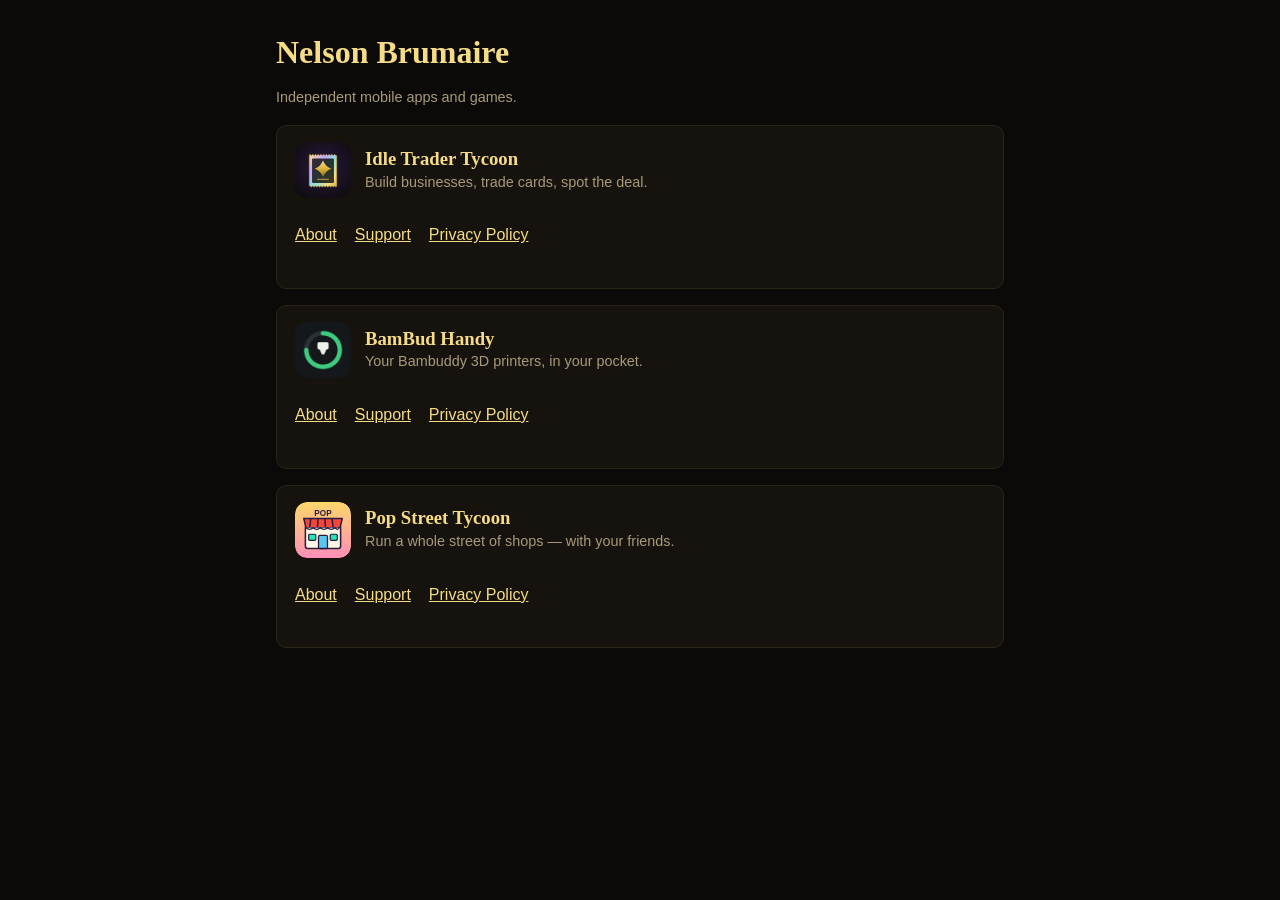
<file: index.html>
<!doctype html>
<html lang="en">
<head>
  <meta charset="utf-8">
  <meta name="viewport" content="width=device-width, initial-scale=1">
  <title>Nelson Brumaire — Apps</title>
  <link rel="stylesheet" href="/styles.css">
</head>
<body>
<main>
  <h1>Nelson Brumaire</h1>
  <p class="muted">Independent mobile apps and games.</p>
  <div class="card">
    <header>
      <img src="/idle-trader-tycoon/icon.svg" alt="">
      <div>
        <h3 style="margin:0">Idle Trader Tycoon</h3>
        <p class="muted" style="margin:0">Build businesses, trade cards, spot the deal.</p>
      </div>
    </header>
    <nav>
      <a href="/idle-trader-tycoon/">About</a>
      <a href="/idle-trader-tycoon/support/">Support</a>
      <a href="/idle-trader-tycoon/privacy/">Privacy Policy</a>
    </nav>
  </div>
  <div class="card">
    <header>
      <img src="/bambud-handy/icon.png" alt="">
      <div>
        <h3 style="margin:0">BamBud Handy</h3>
        <p class="muted" style="margin:0">Your Bambuddy 3D printers, in your pocket.</p>
      </div>
    </header>
    <nav>
      <a href="/bambud-handy/">About</a>
      <a href="/bambud-handy/support/">Support</a>
      <a href="/bambud-handy/privacy/">Privacy Policy</a>
    </nav>
  </div>
  <div class="card">
    <header>
      <img src="/pop-street-tycoon/icon.svg" alt="">
      <div>
        <h3 style="margin:0">Pop Street Tycoon</h3>
        <p class="muted" style="margin:0">Run a whole street of shops — with your friends.</p>
      </div>
    </header>
    <nav>
      <a href="/pop-street-tycoon/">About</a>
      <a href="/pop-street-tycoon/support/">Support</a>
      <a href="/pop-street-tycoon/privacy/">Privacy Policy</a>
    </nav>
  </div>
</main>
</body>
</html>
</file>
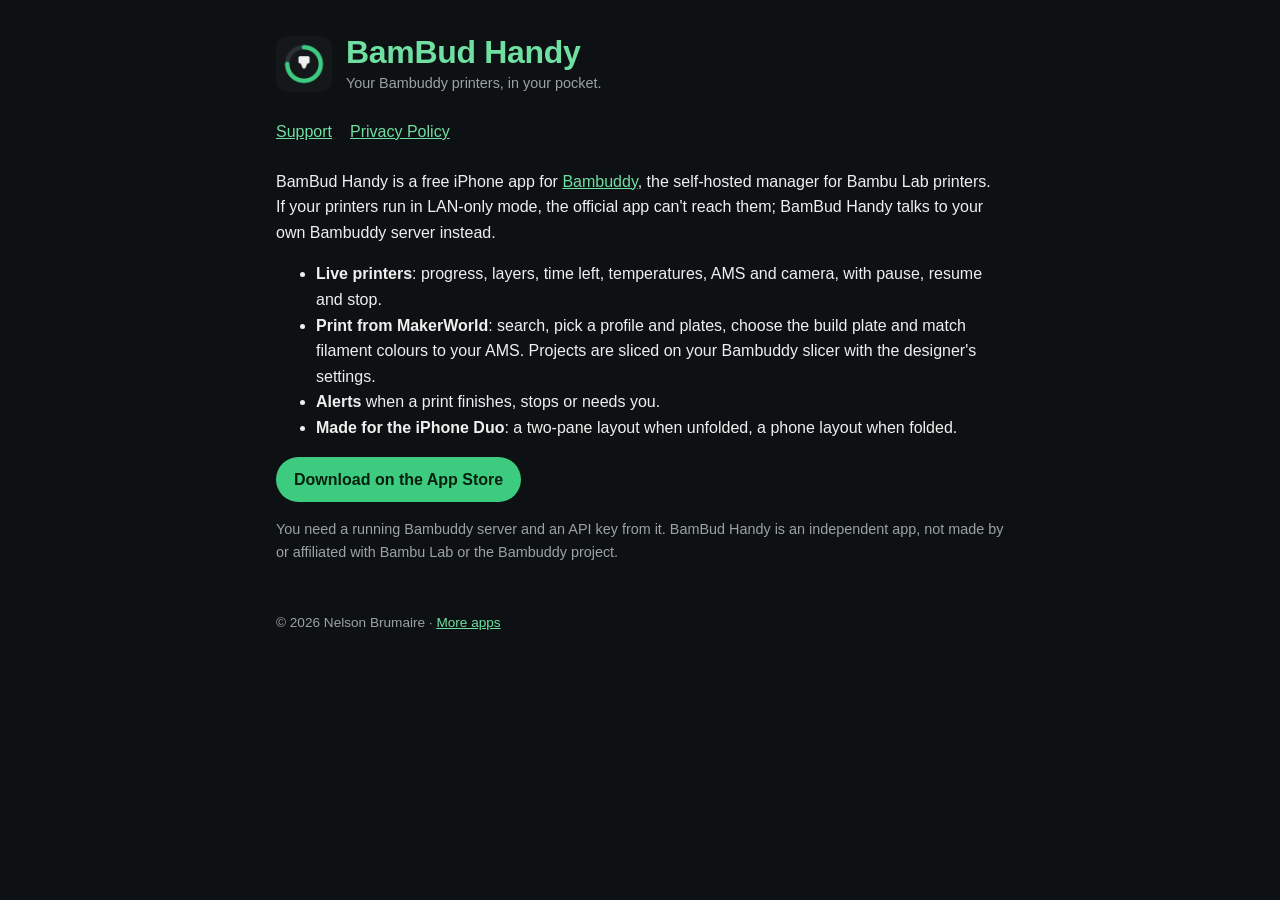
<file: bambud-handy/index.html>
<!doctype html>
<html lang="en">
<head>
  <meta charset="utf-8">
  <meta name="viewport" content="width=device-width, initial-scale=1">
  <title>BamBud Handy</title>
  <meta name="description" content="A phone app for your self-hosted Bambuddy server: watch and control your Bambu Lab printers, and print from MakerWorld.">
  <link rel="icon" href="icon.png">
  <link rel="stylesheet" href="/styles.css">
  <link rel="stylesheet" href="site.css">
</head>
<body>
<main>
  <header>
    <img src="icon.png" alt="">
    <div>
      <h1>BamBud Handy</h1>
      <p class="muted" style="margin:0">Your Bambuddy printers, in your pocket.</p>
    </div>
  </header>
  <nav><a href="support/">Support</a><a href="privacy/">Privacy Policy</a></nav>

  <p>BamBud Handy is a free iPhone app for <a href="https://github.com/maziggy/bambuddy">Bambuddy</a>, the
  self-hosted manager for Bambu Lab printers. If your printers run in LAN-only mode, the official app can't reach
  them; BamBud Handy talks to your own Bambuddy server instead.</p>

  <ul>
    <li><strong>Live printers</strong>: progress, layers, time left, temperatures, AMS and camera, with pause, resume and stop.</li>
    <li><strong>Print from MakerWorld</strong>: search, pick a profile and plates, choose the build plate and match
    filament colours to your AMS. Projects are sliced on your Bambuddy slicer with the designer's settings.</li>
    <li><strong>Alerts</strong> when a print finishes, stops or needs you.</li>
    <li><strong>Made for the iPhone Duo</strong>: a two-pane layout when unfolded, a phone layout when folded.</li>
  </ul>

  <p><a class="button" href="https://apps.apple.com/app/id6828438613">Download on the App Store</a></p>

  <p class="muted">You need a running Bambuddy server and an API key from it. BamBud Handy is an independent app,
  not made by or affiliated with Bambu Lab or the Bambuddy project.</p>

  <footer>© 2026 Nelson Brumaire · <a href="/">More apps</a></footer>
</main>
</body>
</html>
</file>
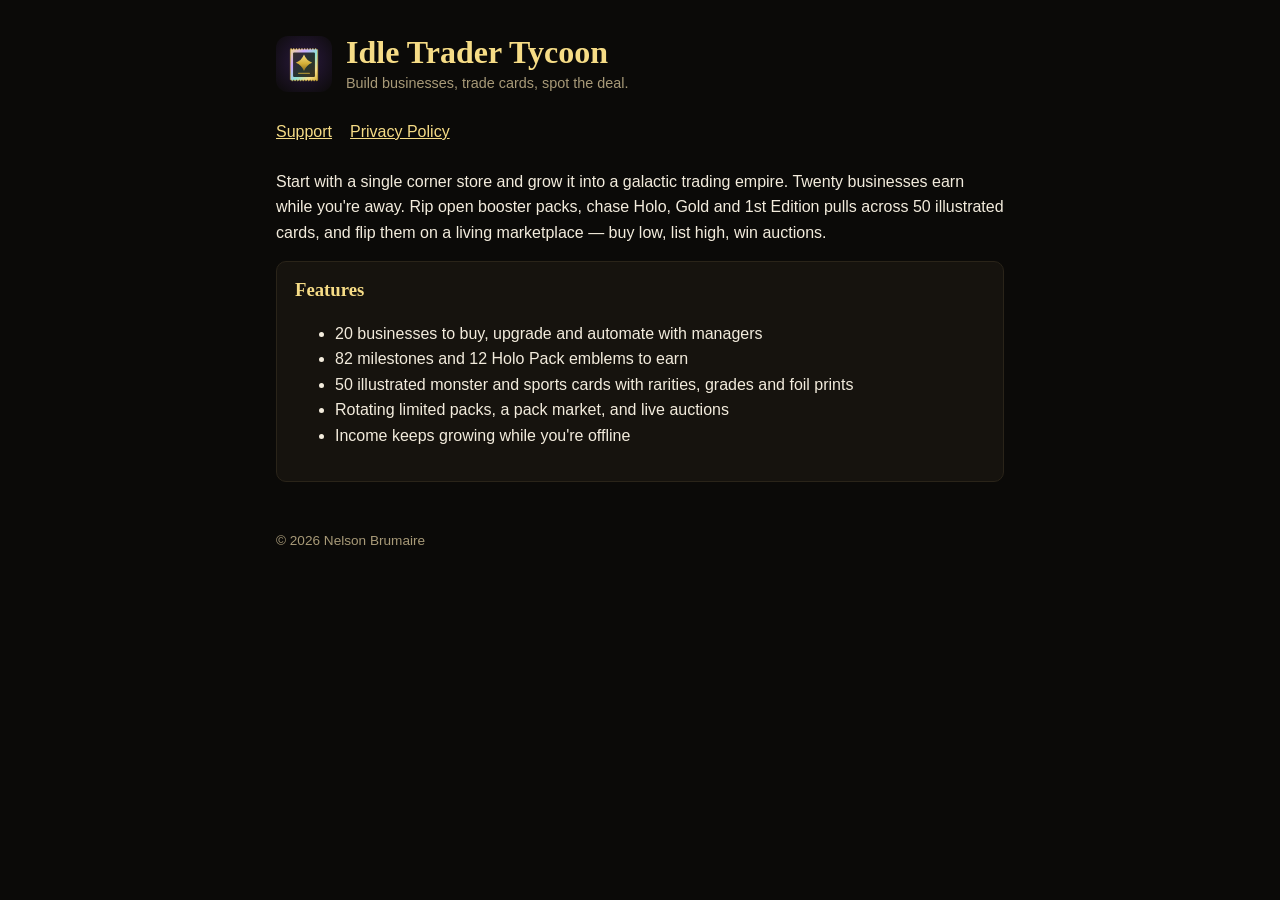
<file: idle-trader-tycoon/index.html>
<!doctype html>
<html lang="en">
<head>
  <meta charset="utf-8">
  <meta name="viewport" content="width=device-width, initial-scale=1">
  <title>Idle Trader Tycoon</title>
  <meta name="description" content="Build a business empire, rip card packs, and trade your way to the top.">
  <link rel="icon" href="icon.svg">
  <link rel="stylesheet" href="/styles.css">
</head>
<body>
<main>
  <header>
    <img src="icon.svg" alt="Idle Trader Tycoon icon">
    <div>
      <h1>Idle Trader Tycoon</h1>
      <p class="muted" style="margin:0">Build businesses, trade cards, spot the deal.</p>
    </div>
  </header>
  <nav>
    <a href="support/">Support</a>
    <a href="privacy/">Privacy Policy</a>
  </nav>

  <p>Start with a single corner store and grow it into a galactic trading empire.
  Twenty businesses earn while you're away. Rip open booster packs, chase Holo,
  Gold and 1st Edition pulls across 50 illustrated cards, and flip them on a
  living marketplace — buy low, list high, win auctions.</p>

  <div class="card">
    <h3 style="margin-top:0">Features</h3>
    <ul>
      <li>20 businesses to buy, upgrade and automate with managers</li>
      <li>82 milestones and 12 Holo Pack emblems to earn</li>
      <li>50 illustrated monster and sports cards with rarities, grades and foil prints</li>
      <li>Rotating limited packs, a pack market, and live auctions</li>
      <li>Income keeps growing while you're offline</li>
    </ul>
  </div>

  <footer>© 2026 Nelson Brumaire</footer>
</main>
</body>
</html>
</file>
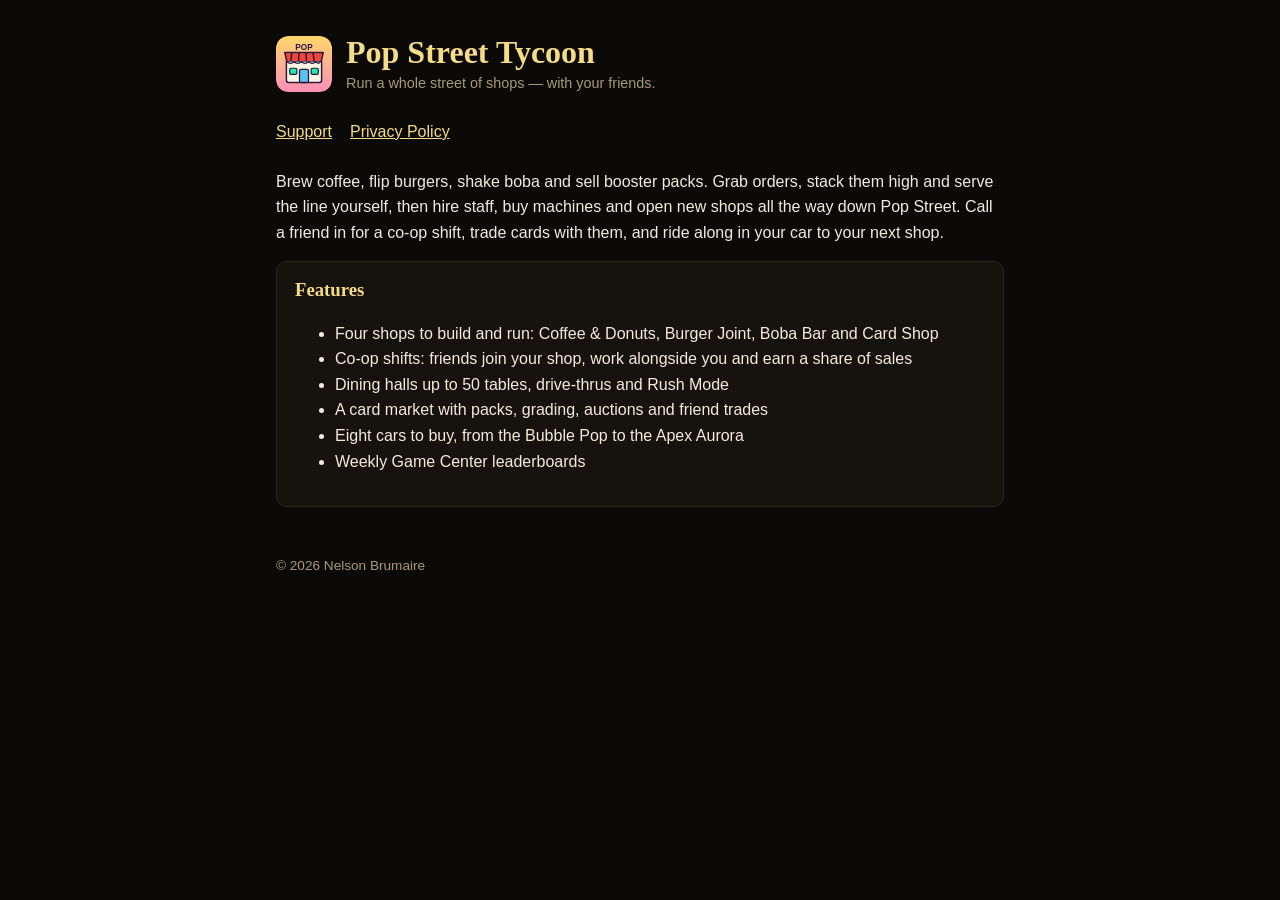
<file: pop-street-tycoon/index.html>
<!doctype html>
<html lang="en">
<head>
  <meta charset="utf-8">
  <meta name="viewport" content="width=device-width, initial-scale=1">
  <title>Pop Street Tycoon</title>
  <meta name="description" content="Run a whole street of shops — with your friends.">
  <link rel="icon" href="icon.svg">
  <link rel="stylesheet" href="/styles.css">
</head>
<body>
<main>
  <header>
    <img src="icon.svg" alt="Pop Street Tycoon icon">
    <div>
      <h1>Pop Street Tycoon</h1>
      <p class="muted" style="margin:0">Run a whole street of shops — with your friends.</p>
    </div>
  </header>
  <nav>
    <a href="support/">Support</a>
    <a href="privacy/">Privacy Policy</a>
  </nav>

  <p>Brew coffee, flip burgers, shake boba and sell booster packs. Grab orders, stack
  them high and serve the line yourself, then hire staff, buy machines and open new
  shops all the way down Pop Street. Call a friend in for a co-op shift, trade cards
  with them, and ride along in your car to your next shop.</p>

  <div class="card">
    <h3 style="margin-top:0">Features</h3>
    <ul>
      <li>Four shops to build and run: Coffee &amp; Donuts, Burger Joint, Boba Bar and Card Shop</li>
      <li>Co-op shifts: friends join your shop, work alongside you and earn a share of sales</li>
      <li>Dining halls up to 50 tables, drive-thrus and Rush Mode</li>
      <li>A card market with packs, grading, auctions and friend trades</li>
      <li>Eight cars to buy, from the Bubble Pop to the Apex Aurora</li>
      <li>Weekly Game Center leaderboards</li>
    </ul>
  </div>

  <footer>© 2026 Nelson Brumaire</footer>
</main>
</body>
</html>
</file>
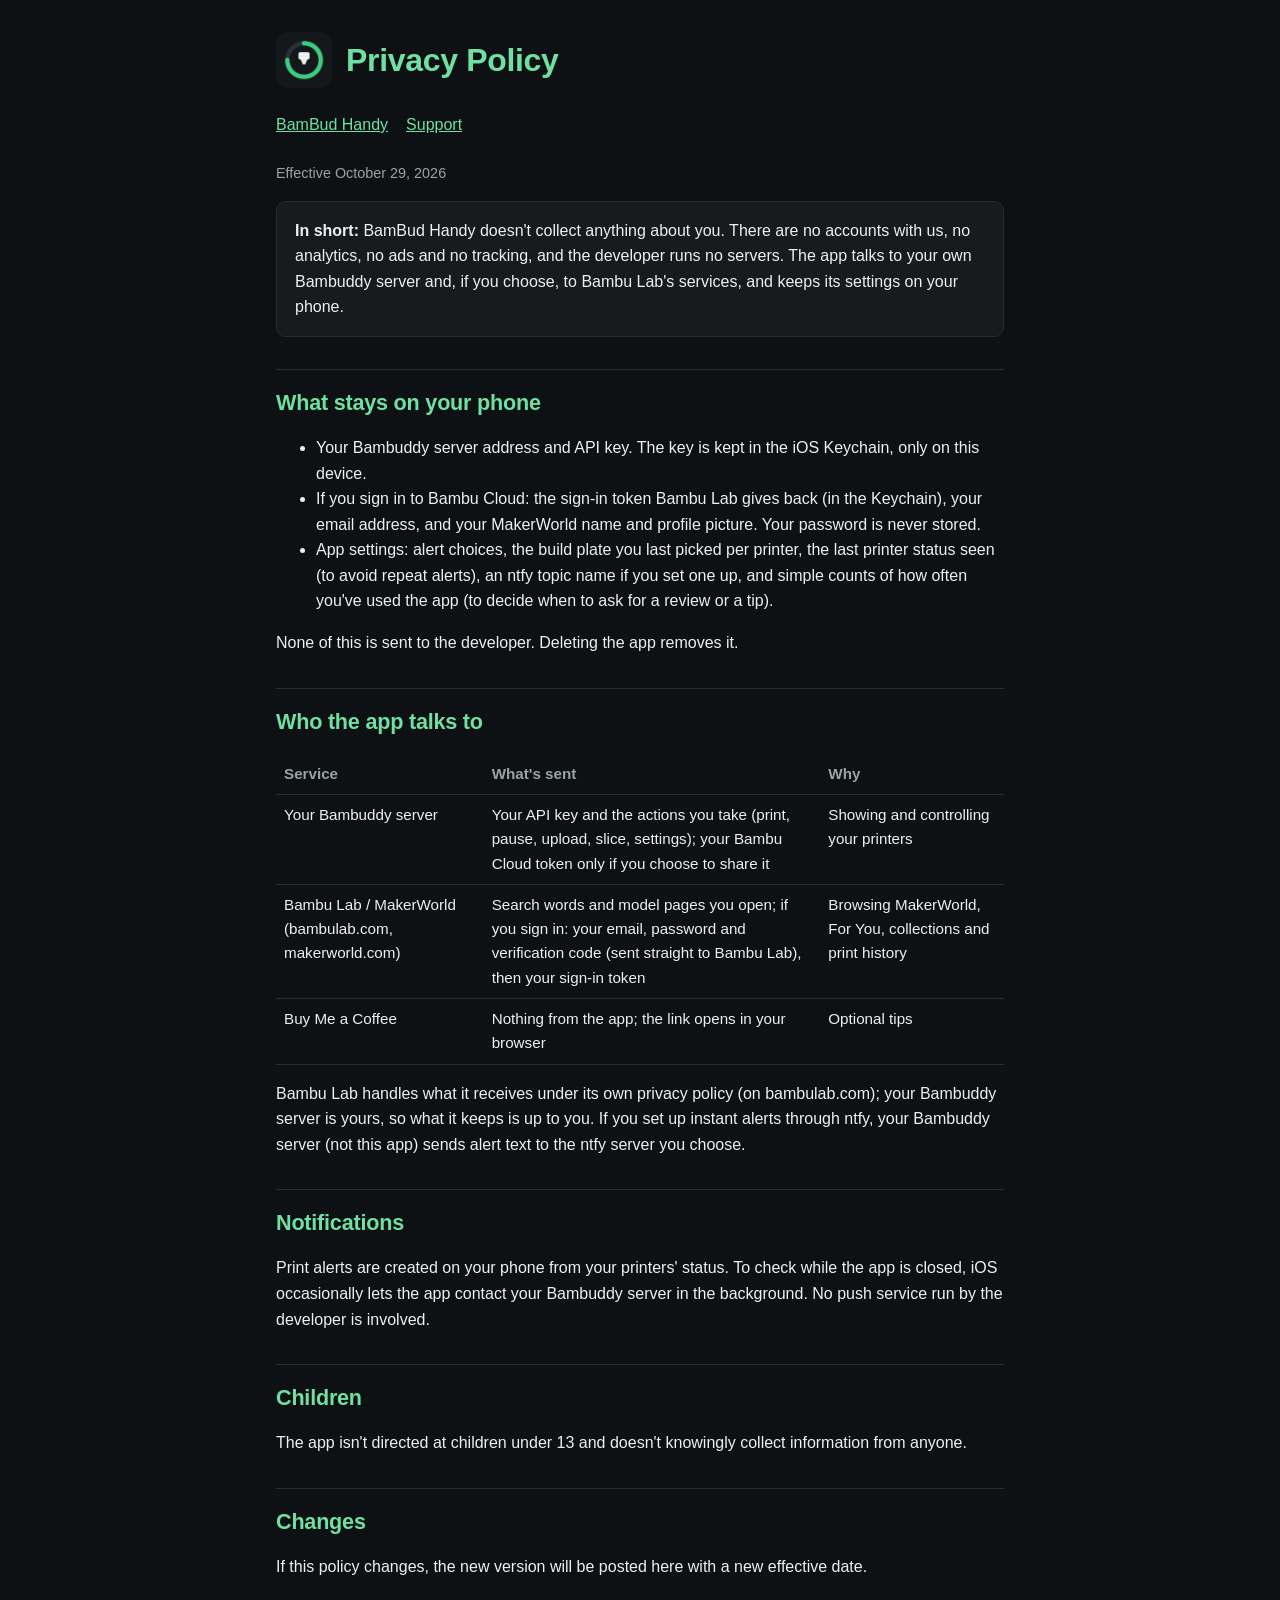
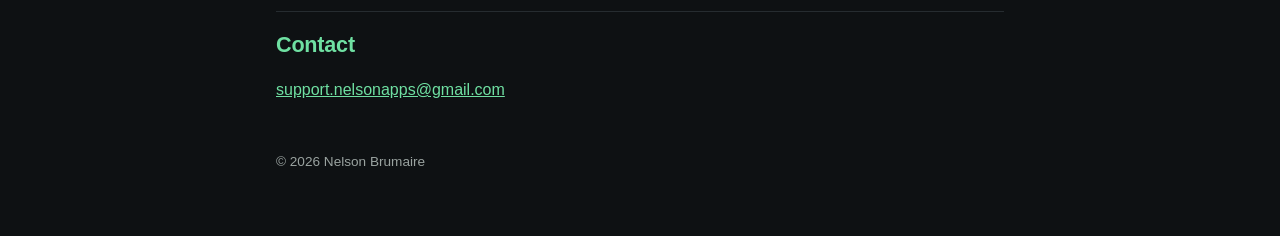
<file: bambud-handy/privacy/index.html>
<!doctype html>
<html lang="en">
<head>
  <meta charset="utf-8">
  <meta name="viewport" content="width=device-width, initial-scale=1">
  <title>Privacy Policy · BamBud Handy</title>
  <link rel="icon" href="../icon.png">
  <link rel="stylesheet" href="/styles.css">
  <link rel="stylesheet" href="../site.css">
</head>
<body>
<main>
  <header>
    <img src="../icon.png" alt="">
    <h1>Privacy Policy</h1>
  </header>
  <nav><a href="../">BamBud Handy</a><a href="../support/">Support</a></nav>
  <p class="muted">Effective October 29, 2026</p>

  <div class="card">
    <p style="margin:0"><strong>In short:</strong> BamBud Handy doesn't collect anything about you. There are no
    accounts with us, no analytics, no ads and no tracking, and the developer runs no servers. The app talks to your
    own Bambuddy server and, if you choose, to Bambu Lab's services, and keeps its settings on your phone.</p>
  </div>

  <h2>What stays on your phone</h2>
  <ul>
    <li>Your Bambuddy server address and API key. The key is kept in the iOS Keychain, only on this device.</li>
    <li>If you sign in to Bambu Cloud: the sign-in token Bambu Lab gives back (in the Keychain), your email address,
    and your MakerWorld name and profile picture. Your password is never stored.</li>
    <li>App settings: alert choices, the build plate you last picked per printer, the last printer status seen
    (to avoid repeat alerts), an ntfy topic name if you set one up, and simple counts of how often you've used the
    app (to decide when to ask for a review or a tip).</li>
  </ul>
  <p>None of this is sent to the developer. Deleting the app removes it.</p>

  <h2>Who the app talks to</h2>
  <table>
    <tr><th>Service</th><th>What's sent</th><th>Why</th></tr>
    <tr><td>Your Bambuddy server</td><td>Your API key and the actions you take (print, pause, upload, slice, settings);
    your Bambu Cloud token only if you choose to share it</td><td>Showing and controlling your printers</td></tr>
    <tr><td>Bambu Lab / MakerWorld (bambulab.com, makerworld.com)</td><td>Search words and model pages you open; if
    you sign in: your email, password and verification code (sent straight to Bambu Lab), then your sign-in token</td>
    <td>Browsing MakerWorld, For You, collections and print history</td></tr>
    <tr><td>Buy Me a Coffee</td><td>Nothing from the app; the link opens in your browser</td><td>Optional tips</td></tr>
  </table>
  <p>Bambu Lab handles what it receives under its own privacy policy (on bambulab.com); your Bambuddy server is
  yours, so what it keeps is up to you. If you
  set up instant alerts through ntfy, your Bambuddy server (not this app) sends alert text to the ntfy server you
  choose.</p>

  <h2>Notifications</h2>
  <p>Print alerts are created on your phone from your printers' status. To check while the app is closed, iOS
  occasionally lets the app contact your Bambuddy server in the background. No push service run by the developer is
  involved.</p>

  <h2>Children</h2>
  <p>The app isn't directed at children under 13 and doesn't knowingly collect information from anyone.</p>

  <h2>Changes</h2>
  <p>If this policy changes, the new version will be posted here with a new effective date.</p>

  <h2>Contact</h2>
  <p><a href="mailto:support.nelsonapps@gmail.com">support.nelsonapps@gmail.com</a></p>

  <footer>© 2026 Nelson Brumaire</footer>
</main>
</body>
</html>
</file>
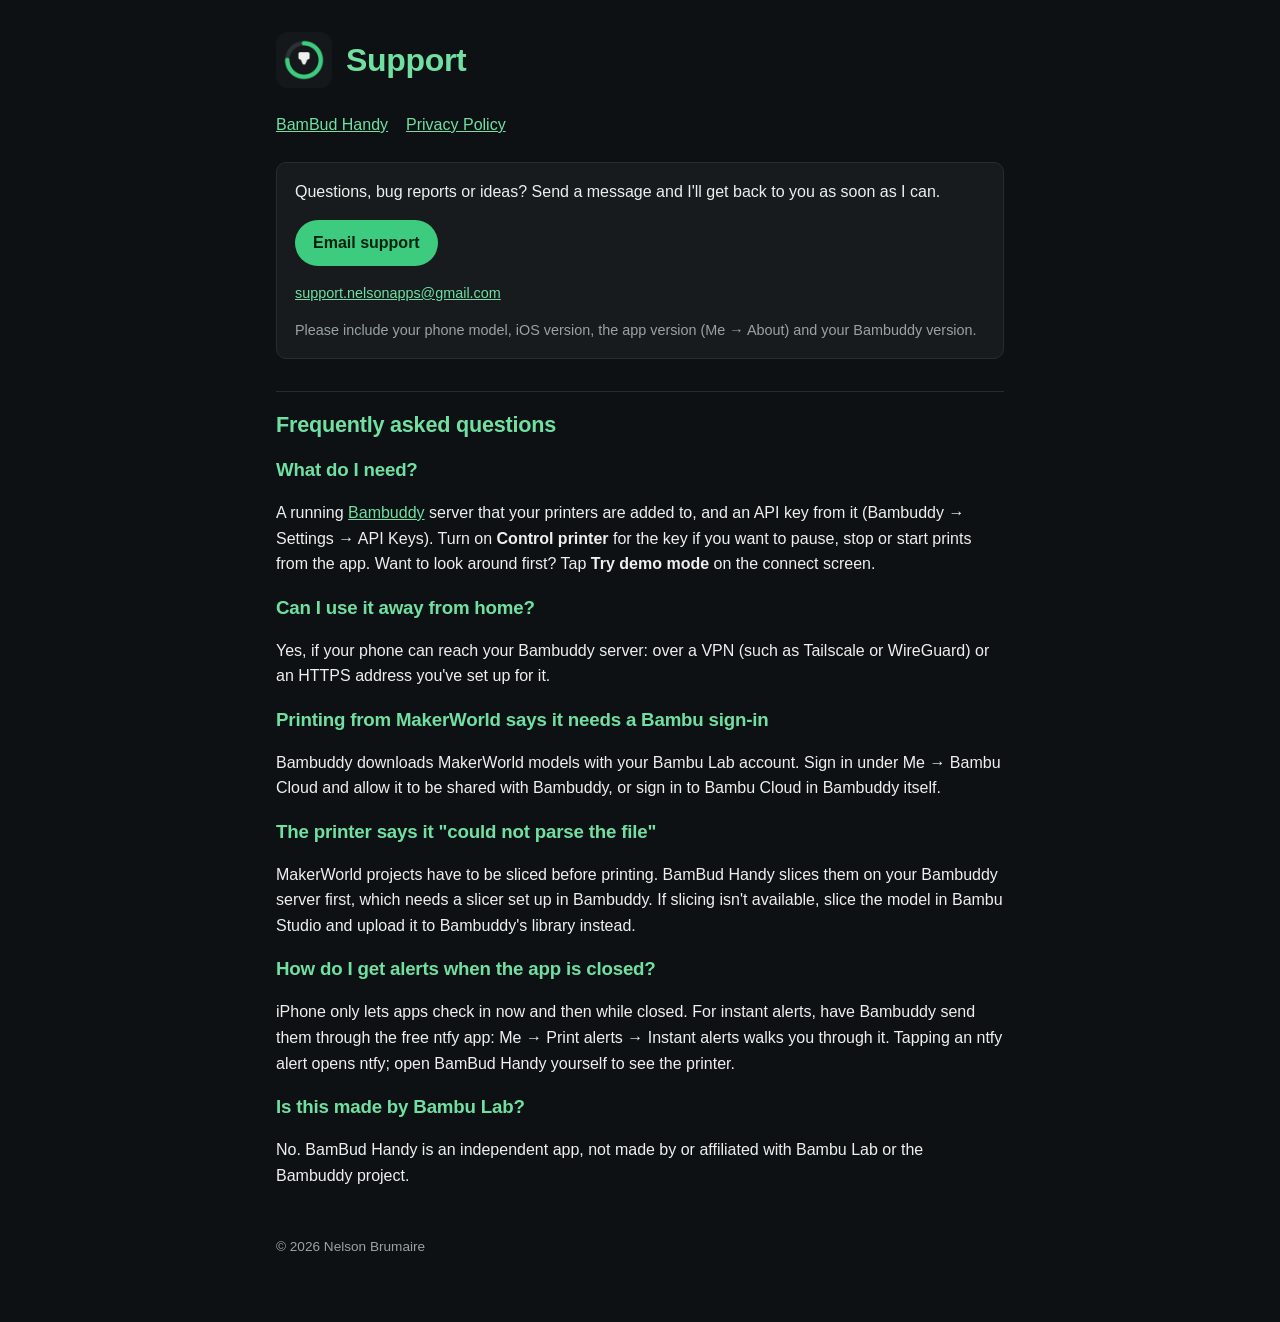
<file: bambud-handy/support/index.html>
<!doctype html>
<html lang="en">
<head>
  <meta charset="utf-8">
  <meta name="viewport" content="width=device-width, initial-scale=1">
  <title>Support · BamBud Handy</title>
  <link rel="icon" href="../icon.png">
  <link rel="stylesheet" href="/styles.css">
  <link rel="stylesheet" href="../site.css">
</head>
<body>
<main>
  <header>
    <img src="../icon.png" alt="">
    <h1>Support</h1>
  </header>
  <nav><a href="../">BamBud Handy</a><a href="../privacy/">Privacy Policy</a></nav>

  <div class="card">
    <p style="margin-top:0">Questions, bug reports or ideas? Send a message and I'll get back to you as soon as I can.</p>
    <p><a class="button" href="mailto:support.nelsonapps@gmail.com?subject=BamBud%20Handy%20support">Email support</a></p>
    <p class="muted"><a href="mailto:support.nelsonapps@gmail.com">support.nelsonapps@gmail.com</a></p>
    <p class="muted" style="margin-bottom:0">Please include your phone model, iOS version, the app version
    (Me → About) and your Bambuddy version.</p>
  </div>

  <h2>Frequently asked questions</h2>

  <h3>What do I need?</h3>
  <p>A running <a href="https://github.com/maziggy/bambuddy">Bambuddy</a> server that your printers are added to,
  and an API key from it (Bambuddy → Settings → API Keys). Turn on <strong>Control printer</strong> for the key if
  you want to pause, stop or start prints from the app. Want to look around first? Tap <strong>Try demo mode</strong>
  on the connect screen.</p>

  <h3>Can I use it away from home?</h3>
  <p>Yes, if your phone can reach your Bambuddy server: over a VPN (such as Tailscale or WireGuard) or an HTTPS
  address you've set up for it.</p>

  <h3>Printing from MakerWorld says it needs a Bambu sign-in</h3>
  <p>Bambuddy downloads MakerWorld models with your Bambu Lab account. Sign in under Me → Bambu Cloud and allow it
  to be shared with Bambuddy, or sign in to Bambu Cloud in Bambuddy itself.</p>

  <h3>The printer says it "could not parse the file"</h3>
  <p>MakerWorld projects have to be sliced before printing. BamBud Handy slices them on your Bambuddy server first,
  which needs a slicer set up in Bambuddy. If slicing isn't available, slice the model in
  Bambu Studio and upload it to Bambuddy's library instead.</p>

  <h3>How do I get alerts when the app is closed?</h3>
  <p>iPhone only lets apps check in now and then while closed. For instant alerts, have Bambuddy send them through
  the free ntfy app: Me → Print alerts → Instant alerts walks you through it. Tapping an ntfy alert opens ntfy; open
  BamBud Handy yourself to see the printer.</p>

  <h3>Is this made by Bambu Lab?</h3>
  <p>No. BamBud Handy is an independent app, not made by or affiliated with Bambu Lab or the Bambuddy project.</p>

  <footer>© 2026 Nelson Brumaire</footer>
</main>
</body>
</html>
</file>
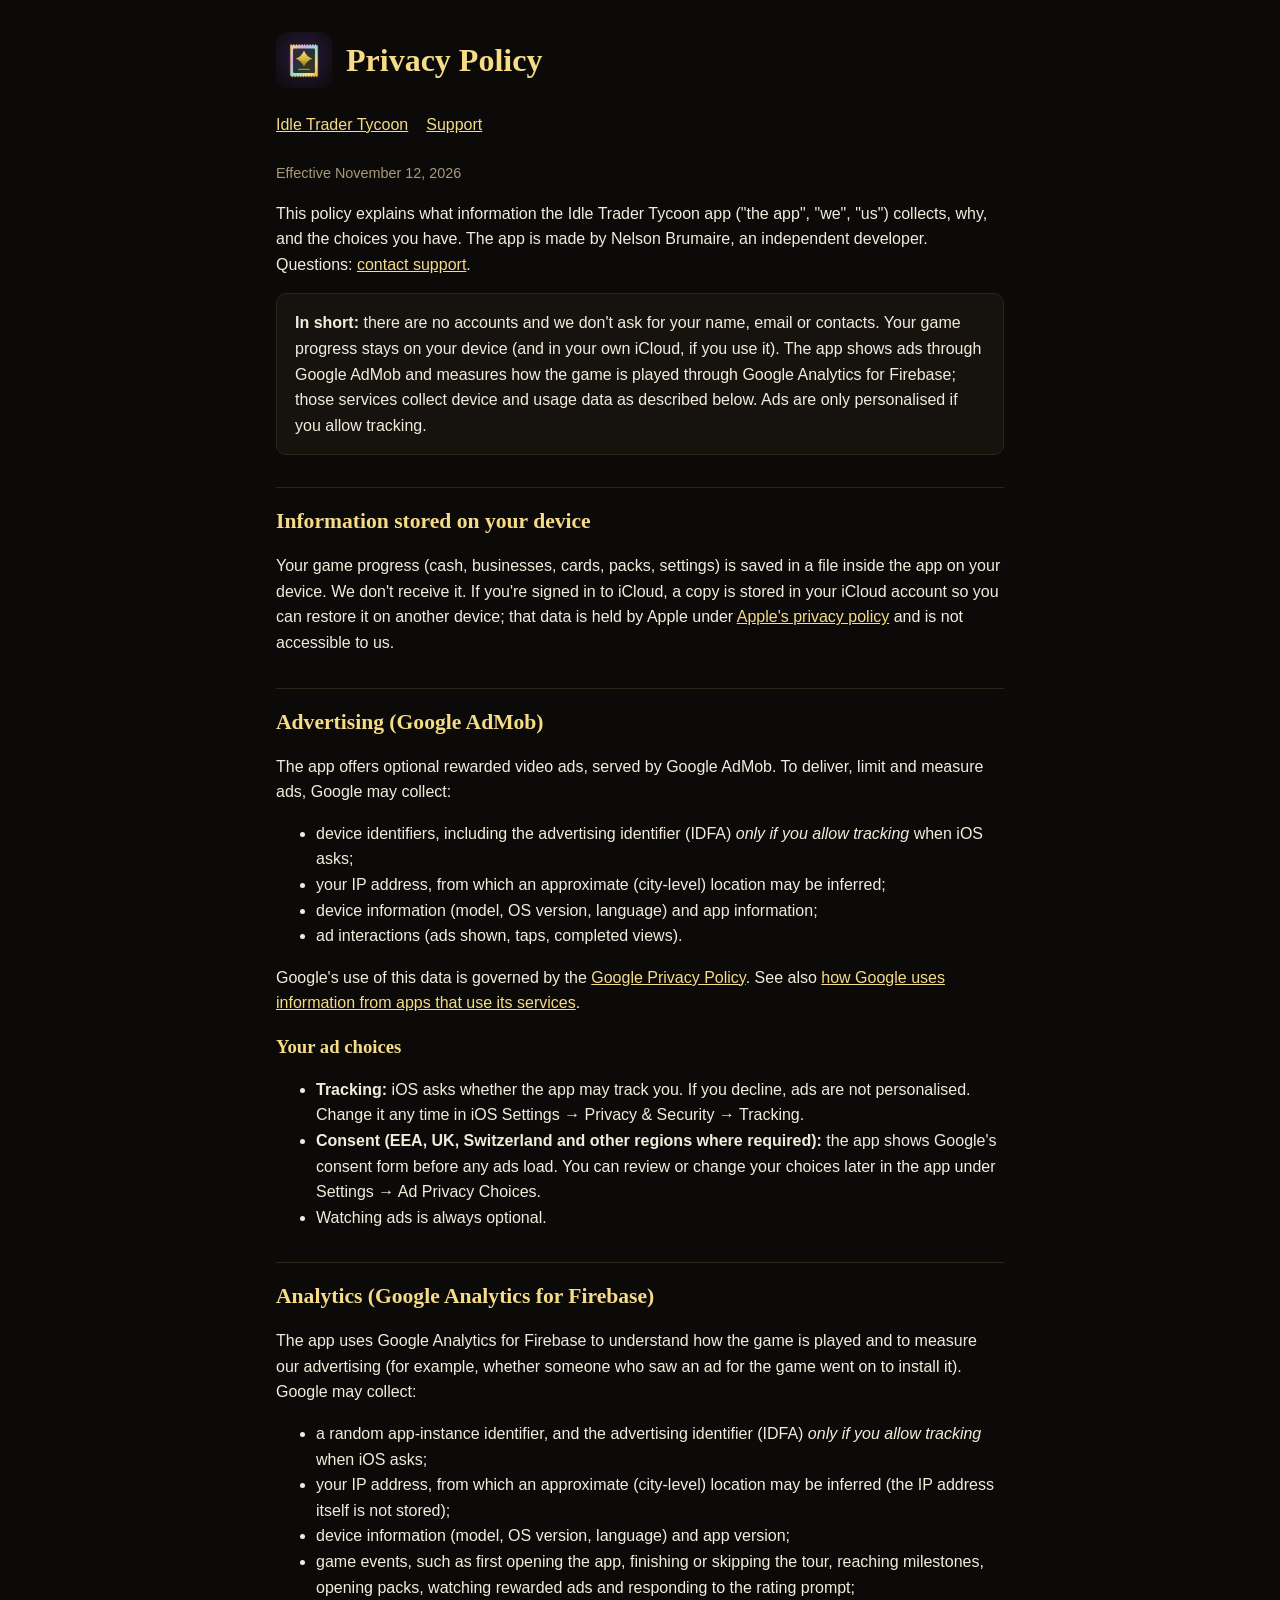
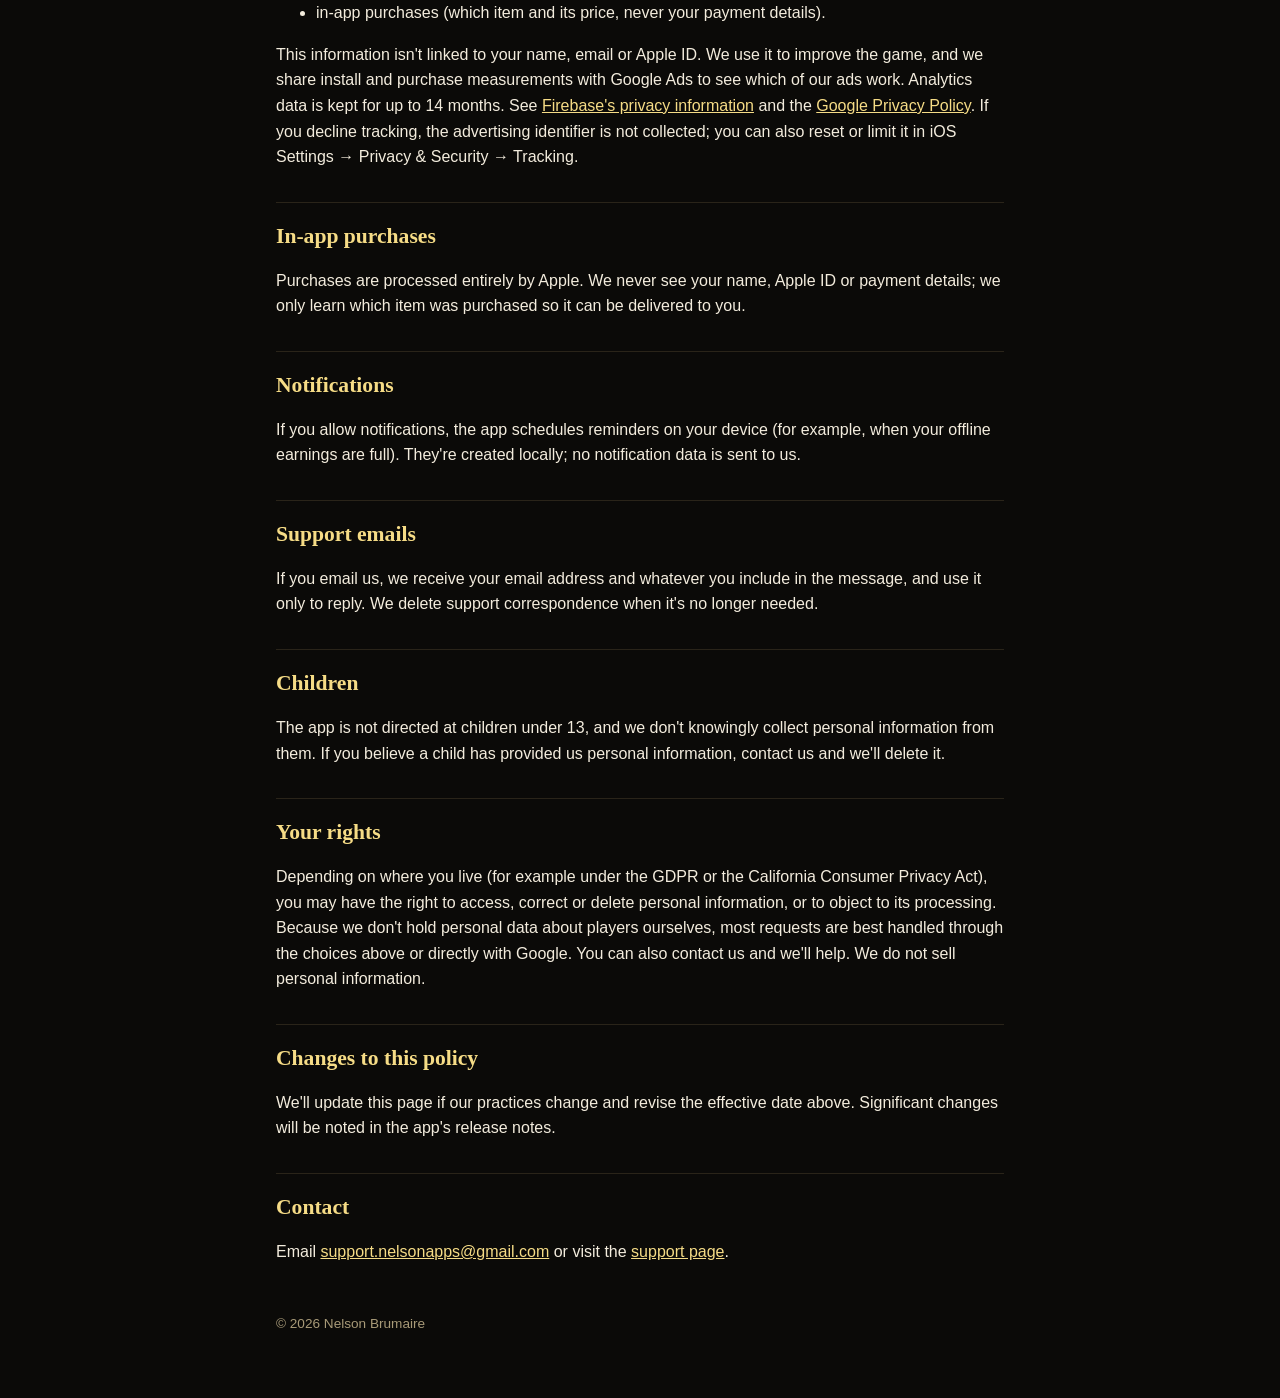
<file: idle-trader-tycoon/privacy/index.html>
<!doctype html>
<html lang="en">
<head>
  <meta charset="utf-8">
  <meta name="viewport" content="width=device-width, initial-scale=1">
  <title>Privacy Policy — Idle Trader Tycoon</title>
  <link rel="icon" href="../icon.svg">
  <link rel="stylesheet" href="/styles.css">
</head>
<body>
<main>
  <header>
    <img src="../icon.svg" alt="">
    <h1>Privacy Policy</h1>
  </header>
  <nav><a href="../">Idle Trader Tycoon</a><a href="../support/">Support</a></nav>
  <p class="muted">Effective November 12, 2026</p>

  <p>This policy explains what information the Idle Trader Tycoon app ("the app",
  "we", "us") collects, why, and the choices you have. The app is made by
  Nelson Brumaire, an independent developer. Questions:
  <a href="../support/">contact support</a>.</p>

  <div class="card">
    <strong>In short:</strong> there are no accounts and we don't ask for your name,
    email or contacts. Your game progress stays on your device (and in your own
    iCloud, if you use it). The app shows ads through Google AdMob and measures how the
    game is played through Google Analytics for Firebase; those services collect device and usage data as described
    below. Ads are only personalised if you allow tracking.
  </div>

  <h2>Information stored on your device</h2>
  <p>Your game progress (cash, businesses, cards, packs, settings) is saved in a file
  inside the app on your device. We don't receive it. If you're signed in to iCloud,
  a copy is stored in your iCloud account so you can restore it on another device;
  that data is held by Apple under <a href="https://www.apple.com/legal/privacy/">Apple's
  privacy policy</a> and is not accessible to us.</p>

  <h2>Advertising (Google AdMob)</h2>
  <p>The app offers optional rewarded video ads, served by Google AdMob. To deliver,
  limit and measure ads, Google may collect:</p>
  <ul>
    <li>device identifiers, including the advertising identifier (IDFA) <em>only if
    you allow tracking</em> when iOS asks;</li>
    <li>your IP address, from which an approximate (city-level) location may be
    inferred;</li>
    <li>device information (model, OS version, language) and app information;</li>
    <li>ad interactions (ads shown, taps, completed views).</li>
  </ul>
  <p>Google's use of this data is governed by the
  <a href="https://policies.google.com/privacy">Google Privacy Policy</a>. See also
  <a href="https://policies.google.com/technologies/partner-sites">how Google uses
  information from apps that use its services</a>.</p>

  <h3>Your ad choices</h3>
  <ul>
    <li><strong>Tracking:</strong> iOS asks whether the app may track you. If you
    decline, ads are not personalised. Change it any time in iOS Settings → Privacy
    &amp; Security → Tracking.</li>
    <li><strong>Consent (EEA, UK, Switzerland and other regions where required):</strong>
    the app shows Google's consent form before any ads load. You can review or change
    your choices later in the app under Settings → Ad Privacy Choices.</li>
    <li>Watching ads is always optional.</li>
  </ul>

  <h2>Analytics (Google Analytics for Firebase)</h2>
  <p>The app uses Google Analytics for Firebase to understand how the game is played
  and to measure our advertising (for example, whether someone who saw an ad for the
  game went on to install it). Google may collect:</p>
  <ul>
    <li>a random app-instance identifier, and the advertising identifier (IDFA)
    <em>only if you allow tracking</em> when iOS asks;</li>
    <li>your IP address, from which an approximate (city-level) location may be
    inferred (the IP address itself is not stored);</li>
    <li>device information (model, OS version, language) and app version;</li>
    <li>game events, such as first opening the app, finishing or skipping the tour,
    reaching milestones, opening packs, watching rewarded ads and responding to the
    rating prompt;</li>
    <li>in-app purchases (which item and its price, never your payment details).</li>
  </ul>
  <p>This information isn't linked to your name, email or Apple ID. We use it to
  improve the game, and we share install and purchase measurements with Google Ads
  to see which of our ads work. Analytics data is kept for up to 14 months. See
  <a href="https://firebase.google.com/support/privacy">Firebase's privacy information</a>
  and the <a href="https://policies.google.com/privacy">Google Privacy Policy</a>.
  If you decline tracking, the advertising identifier is not collected; you can
  also reset or limit it in iOS Settings → Privacy &amp; Security → Tracking.</p>

  <h2>In-app purchases</h2>
  <p>Purchases are processed entirely by Apple. We never see your name, Apple ID or
  payment details; we only learn which item was purchased so it can be delivered to
  you.</p>

  <h2>Notifications</h2>
  <p>If you allow notifications, the app schedules reminders on your device (for
  example, when your offline earnings are full). They're created locally; no
  notification data is sent to us.</p>

  <h2>Support emails</h2>
  <p>If you email us, we receive your email address and whatever you include in the
  message, and use it only to reply. We delete support correspondence when it's no
  longer needed.</p>

  <h2>Children</h2>
  <p>The app is not directed at children under 13, and we don't knowingly collect
  personal information from them. If you believe a child has provided us personal
  information, contact us and we'll delete it.</p>

  <h2>Your rights</h2>
  <p>Depending on where you live (for example under the GDPR or the California
  Consumer Privacy Act), you may have the right to access, correct or delete personal
  information, or to object to its processing. Because we don't hold personal data
  about players ourselves, most requests are best handled through the choices above
  or directly with Google. You can also contact us and we'll help. We do not sell
  personal information.</p>

  <h2>Changes to this policy</h2>
  <p>We'll update this page if our practices change and revise the effective date
  above. Significant changes will be noted in the app's release notes.</p>

  <h2>Contact</h2>
  <p>Email <a href="mailto:support.nelsonapps@gmail.com">support.nelsonapps@gmail.com</a> or visit the <a href="../support/">support page</a>.</p>

  <footer>© 2026 Nelson Brumaire</footer>
</main>
</body>
</html>
</file>
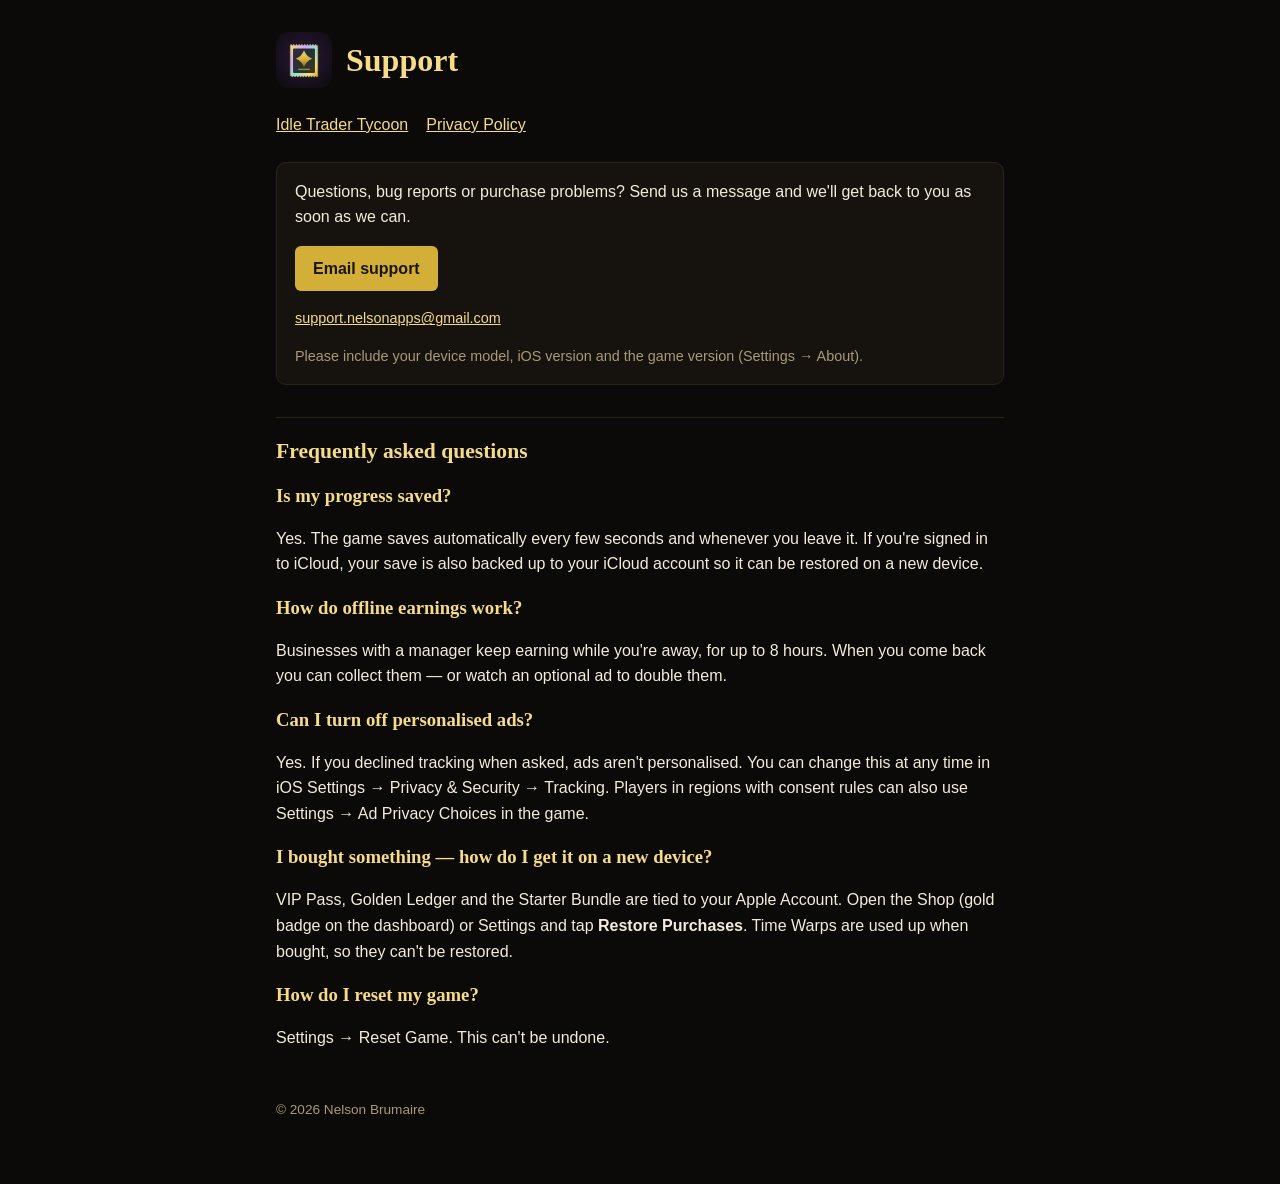
<file: idle-trader-tycoon/support/index.html>
<!doctype html>
<html lang="en">
<head>
  <meta charset="utf-8">
  <meta name="viewport" content="width=device-width, initial-scale=1">
  <title>Support — Idle Trader Tycoon</title>
  <link rel="icon" href="../icon.svg">
  <link rel="stylesheet" href="/styles.css">
</head>
<body>
<main>
  <header>
    <img src="../icon.svg" alt="">
    <h1>Support</h1>
  </header>
  <nav><a href="../">Idle Trader Tycoon</a><a href="../privacy/">Privacy Policy</a></nav>

  <div class="card">
    <p style="margin-top:0">Questions, bug reports or purchase problems? Send us a message and
    we'll get back to you as soon as we can.</p>
    <p><a class="button" href="mailto:support.nelsonapps@gmail.com?subject=Idle%20Trader%20Tycoon%20support">Email support</a></p>
    <p class="muted"><a href="mailto:support.nelsonapps@gmail.com">support.nelsonapps@gmail.com</a></p>
    <p class="muted" style="margin-bottom:0">Please include your device model, iOS version
    and the game version (Settings → About).</p>
  </div>

  <h2>Frequently asked questions</h2>

  <h3>Is my progress saved?</h3>
  <p>Yes. The game saves automatically every few seconds and whenever you leave it.
  If you're signed in to iCloud, your save is also backed up to your iCloud account
  so it can be restored on a new device.</p>

  <h3>How do offline earnings work?</h3>
  <p>Businesses with a manager keep earning while you're away, for up to 8 hours.
  When you come back you can collect them — or watch an optional ad to double them.</p>

  <h3>Can I turn off personalised ads?</h3>
  <p>Yes. If you declined tracking when asked, ads aren't personalised. You can change
  this at any time in iOS Settings → Privacy &amp; Security → Tracking. Players in
  regions with consent rules can also use Settings → Ad Privacy Choices in the game.</p>

  <h3>I bought something — how do I get it on a new device?</h3>
  <p>VIP Pass, Golden Ledger and the Starter Bundle are tied to your Apple Account. Open the
  Shop (gold badge on the dashboard) or Settings and tap <strong>Restore Purchases</strong>.
  Time Warps are used up when bought, so they can't be restored.</p>

  <h3>How do I reset my game?</h3>
  <p>Settings → Reset Game. This can't be undone.</p>

  <footer>© 2026 Nelson Brumaire</footer>
</main>
</body>
</html>
</file>
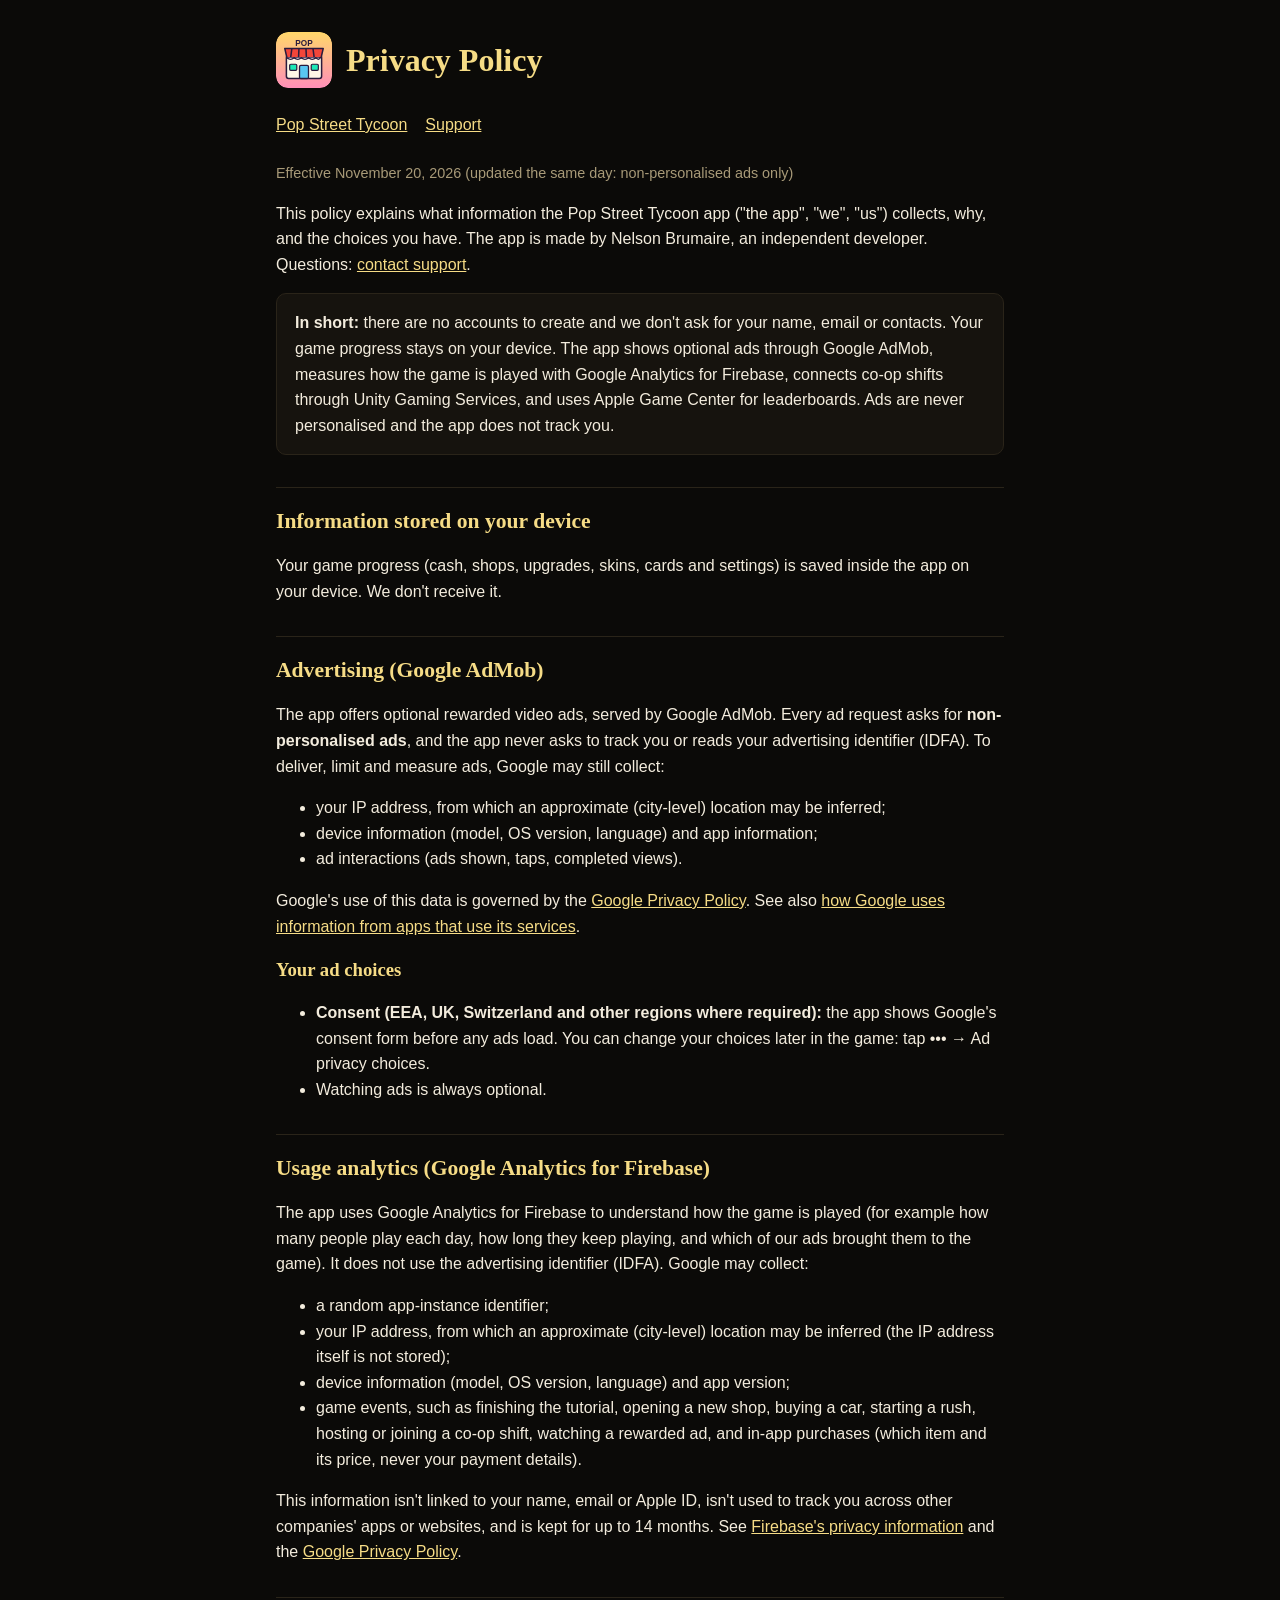
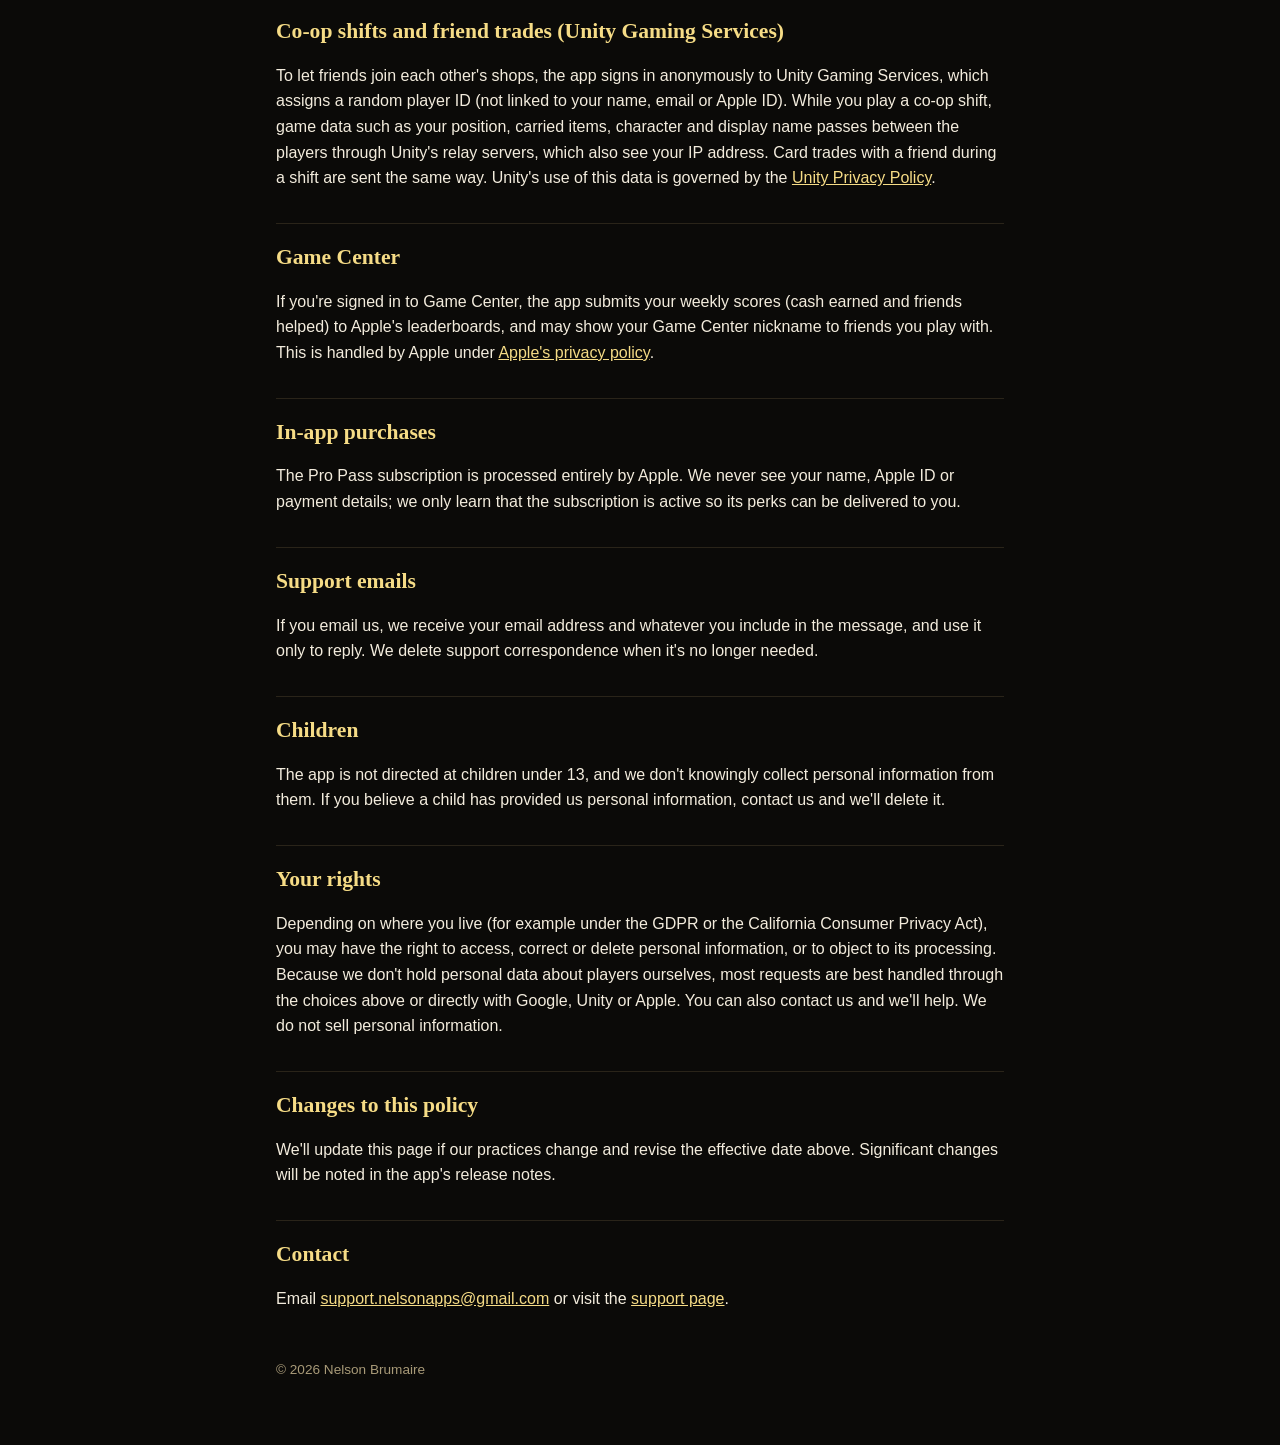
<file: pop-street-tycoon/privacy/index.html>
<!doctype html>
<html lang="en">
<head>
  <meta charset="utf-8">
  <meta name="viewport" content="width=device-width, initial-scale=1">
  <title>Privacy Policy — Pop Street Tycoon</title>
  <link rel="icon" href="../icon.svg">
  <link rel="stylesheet" href="/styles.css">
</head>
<body>
<main>
  <header>
    <img src="../icon.svg" alt="">
    <h1>Privacy Policy</h1>
  </header>
  <nav><a href="../">Pop Street Tycoon</a><a href="../support/">Support</a></nav>
  <p class="muted">Effective November 20, 2026 (updated the same day: non-personalised ads only)</p>

  <p>This policy explains what information the Pop Street Tycoon app ("the app",
  "we", "us") collects, why, and the choices you have. The app is made by
  Nelson Brumaire, an independent developer. Questions:
  <a href="../support/">contact support</a>.</p>

  <div class="card">
    <strong>In short:</strong> there are no accounts to create and we don't ask for your
    name, email or contacts. Your game progress stays on your device. The app shows
    optional ads through Google AdMob, measures how the game is played with Google Analytics
    for Firebase, connects co-op shifts through Unity Gaming Services, and uses Apple Game
    Center for leaderboards. Ads are never personalised and the app
    does not track you.
  </div>

  <h2>Information stored on your device</h2>
  <p>Your game progress (cash, shops, upgrades, skins, cards and settings) is saved
  inside the app on your device. We don't receive it.</p>

  <h2>Advertising (Google AdMob)</h2>
  <p>The app offers optional rewarded video ads, served by Google AdMob. Every ad
  request asks for <strong>non-personalised ads</strong>, and the app never asks to track
  you or reads your advertising identifier (IDFA). To deliver, limit and measure ads,
  Google may still collect:</p>
  <ul>
    <li>your IP address, from which an approximate (city-level) location may be
    inferred;</li>
    <li>device information (model, OS version, language) and app information;</li>
    <li>ad interactions (ads shown, taps, completed views).</li>
  </ul>
  <p>Google's use of this data is governed by the
  <a href="https://policies.google.com/privacy">Google Privacy Policy</a>. See also
  <a href="https://policies.google.com/technologies/partner-sites">how Google uses
  information from apps that use its services</a>.</p>

  <h3>Your ad choices</h3>
  <ul>
    <li><strong>Consent (EEA, UK, Switzerland and other regions where required):</strong>
    the app shows Google's consent form before any ads load. You can change your
    choices later in the game: tap ••• → Ad privacy choices.</li>
    <li>Watching ads is always optional.</li>
  </ul>

  <h2>Usage analytics (Google Analytics for Firebase)</h2>
  <p>The app uses Google Analytics for Firebase to understand how the game is played (for
  example how many people play each day, how long they keep playing, and which of our
  ads brought them to the game). It does not use the advertising identifier (IDFA).
  Google may collect:</p>
  <ul>
    <li>a random app-instance identifier;</li>
    <li>your IP address, from which an approximate (city-level) location may be
    inferred (the IP address itself is not stored);</li>
    <li>device information (model, OS version, language) and app version;</li>
    <li>game events, such as finishing the tutorial, opening a new shop, buying a car,
    starting a rush, hosting or joining a co-op shift, watching a rewarded ad, and
    in-app purchases (which item and its price, never your payment details).</li>
  </ul>
  <p>This information isn't linked to your name, email or Apple ID, isn't used to track
  you across other companies' apps or websites, and is kept for up to 14 months. See
  <a href="https://firebase.google.com/support/privacy">Firebase's privacy information</a>
  and the <a href="https://policies.google.com/privacy">Google Privacy Policy</a>.</p>

  <h2>Co-op shifts and friend trades (Unity Gaming Services)</h2>
  <p>To let friends join each other's shops, the app signs in anonymously to Unity
  Gaming Services, which assigns a random player ID (not linked to your name, email or
  Apple ID). While you play a co-op shift, game data such as your position, carried
  items, character and display name passes between the players through Unity's relay
  servers, which also see your IP address. Card trades with a friend during a shift are
  sent the same way. Unity's use of this data is governed by the
  <a href="https://unity.com/legal/privacy-policy">Unity Privacy Policy</a>.</p>

  <h2>Game Center</h2>
  <p>If you're signed in to Game Center, the app submits your weekly scores (cash
  earned and friends helped) to Apple's leaderboards, and may show your Game Center
  nickname to friends you play with. This is handled by Apple under
  <a href="https://www.apple.com/legal/privacy/">Apple's privacy policy</a>.</p>

  <h2>In-app purchases</h2>
  <p>The Pro Pass subscription is processed entirely by Apple. We never see your name,
  Apple ID or payment details; we only learn that the subscription is active so its
  perks can be delivered to you.</p>

  <h2>Support emails</h2>
  <p>If you email us, we receive your email address and whatever you include in the
  message, and use it only to reply. We delete support correspondence when it's no
  longer needed.</p>

  <h2>Children</h2>
  <p>The app is not directed at children under 13, and we don't knowingly collect
  personal information from them. If you believe a child has provided us personal
  information, contact us and we'll delete it.</p>

  <h2>Your rights</h2>
  <p>Depending on where you live (for example under the GDPR or the California
  Consumer Privacy Act), you may have the right to access, correct or delete personal
  information, or to object to its processing. Because we don't hold personal data
  about players ourselves, most requests are best handled through the choices above
  or directly with Google, Unity or Apple. You can also contact us and we'll help. We
  do not sell personal information.</p>

  <h2>Changes to this policy</h2>
  <p>We'll update this page if our practices change and revise the effective date
  above. Significant changes will be noted in the app's release notes.</p>

  <h2>Contact</h2>
  <p>Email <a href="mailto:support.nelsonapps@gmail.com">support.nelsonapps@gmail.com</a> or visit the <a href="../support/">support page</a>.</p>

  <footer>© 2026 Nelson Brumaire</footer>
</main>
</body>
</html>
</file>
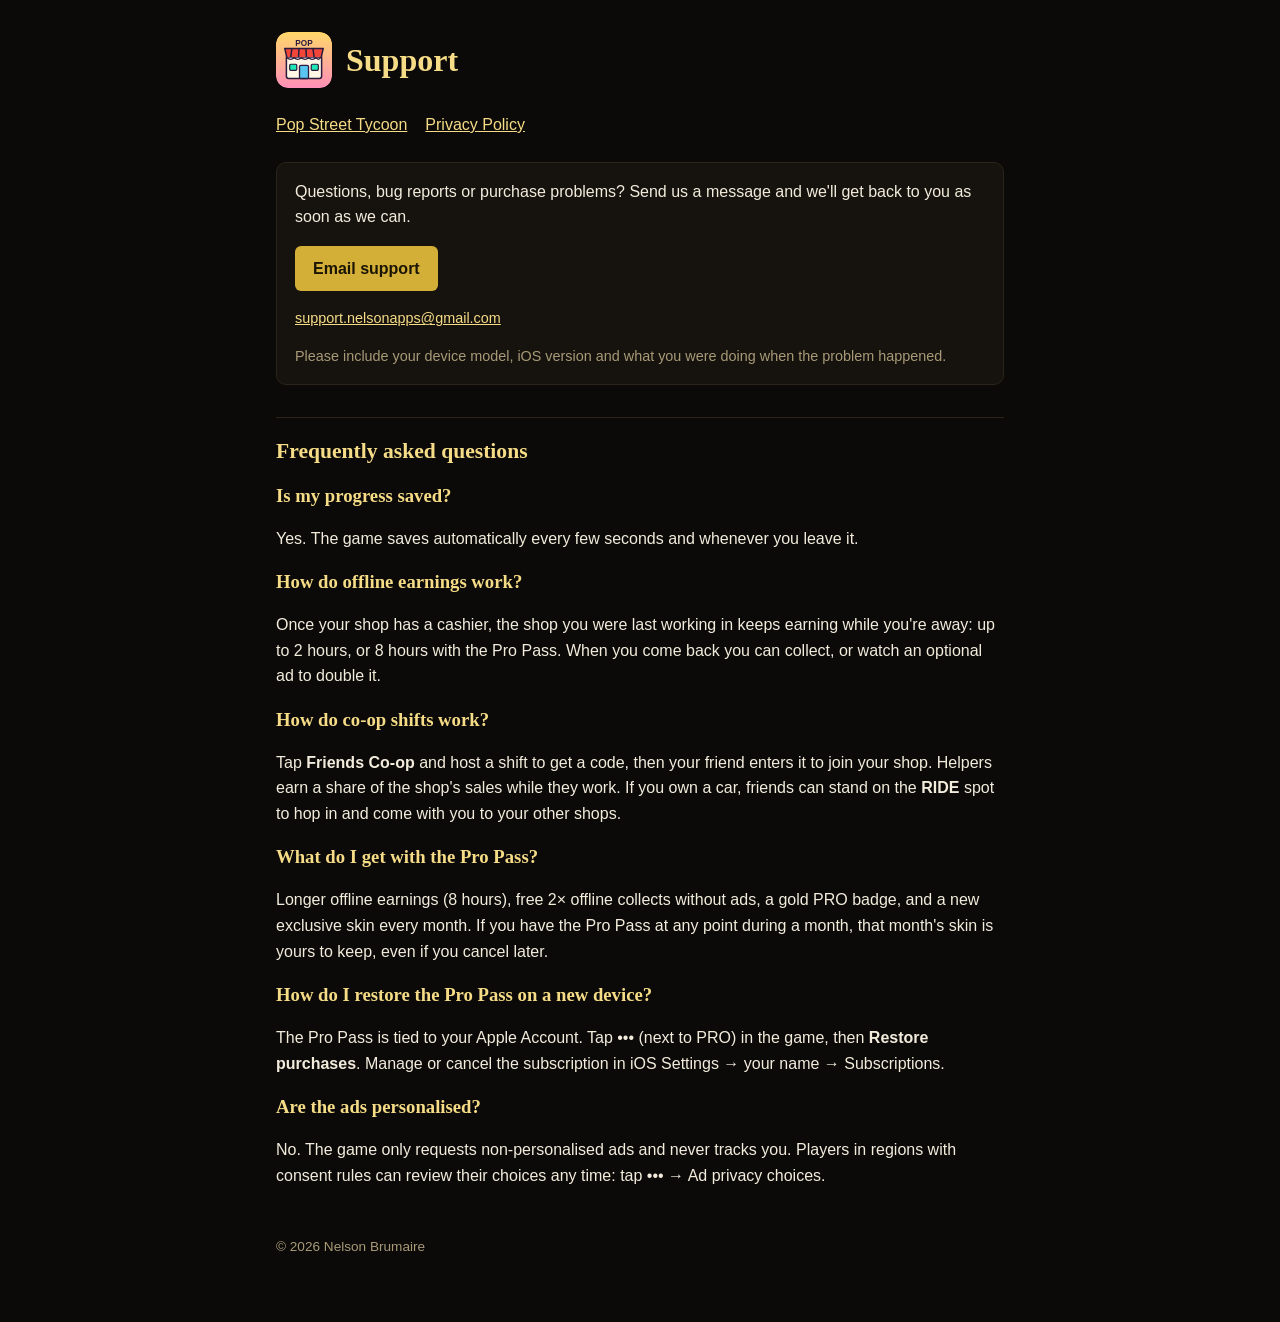
<file: pop-street-tycoon/support/index.html>
<!doctype html>
<html lang="en">
<head>
  <meta charset="utf-8">
  <meta name="viewport" content="width=device-width, initial-scale=1">
  <title>Support — Pop Street Tycoon</title>
  <link rel="icon" href="../icon.svg">
  <link rel="stylesheet" href="/styles.css">
</head>
<body>
<main>
  <header>
    <img src="../icon.svg" alt="">
    <h1>Support</h1>
  </header>
  <nav><a href="../">Pop Street Tycoon</a><a href="../privacy/">Privacy Policy</a></nav>

  <div class="card">
    <p style="margin-top:0">Questions, bug reports or purchase problems? Send us a message and
    we'll get back to you as soon as we can.</p>
    <p><a class="button" href="mailto:support.nelsonapps@gmail.com?subject=Pop%20Street%20Tycoon%20support">Email support</a></p>
    <p class="muted"><a href="mailto:support.nelsonapps@gmail.com">support.nelsonapps@gmail.com</a></p>
    <p class="muted" style="margin-bottom:0">Please include your device model, iOS version
    and what you were doing when the problem happened.</p>
  </div>

  <h2>Frequently asked questions</h2>

  <h3>Is my progress saved?</h3>
  <p>Yes. The game saves automatically every few seconds and whenever you leave it.</p>

  <h3>How do offline earnings work?</h3>
  <p>Once your shop has a cashier, the shop you were last working in keeps earning
  while you're away: up to 2 hours, or 8 hours with the Pro Pass. When you come back
  you can collect, or watch an optional ad to double it.</p>

  <h3>How do co-op shifts work?</h3>
  <p>Tap <strong>Friends Co-op</strong> and host a shift to get a code, then your friend
  enters it to join your shop. Helpers earn a share of the shop's sales while they work.
  If you own a car, friends can stand on the <strong>RIDE</strong> spot to hop in and
  come with you to your other shops.</p>

  <h3>What do I get with the Pro Pass?</h3>
  <p>Longer offline earnings (8 hours), free 2× offline collects without ads, a gold
  PRO badge, and a new exclusive skin every month. If you have the Pro Pass at any
  point during a month, that month's skin is yours to keep, even if you cancel later.</p>

  <h3>How do I restore the Pro Pass on a new device?</h3>
  <p>The Pro Pass is tied to your Apple Account. Tap ••• (next to PRO) in the game, then
  <strong>Restore purchases</strong>. Manage or cancel the subscription in iOS Settings →
  your name → Subscriptions.</p>

  <h3>Are the ads personalised?</h3>
  <p>No. The game only requests non-personalised ads and never tracks you. Players in
  regions with consent rules can review their choices any time: tap ••• → Ad privacy
  choices.</p>

  <footer>© 2026 Nelson Brumaire</footer>
</main>
</body>
</html>
</file>
<file: styles.css>
:root {
  --bg: #0b0a08;
  --card: #16130e;
  --line: #2a2419;
  --text: #f3ecdd;
  --muted: #a89a78;
  --gold: #d4af37;
  --gold-light: #f6dc86;
}
* { box-sizing: border-box; }
body {
  margin: 0;
  background: var(--bg);
  color: var(--text);
  font: 16px/1.6 -apple-system, BlinkMacSystemFont, "Segoe UI", Inter, Roboto, sans-serif;
}
main { max-width: 760px; margin: 0 auto; padding: 32px 16px 64px; }
header { display: flex; align-items: center; gap: 14px; margin-bottom: 24px; }
header img { width: 56px; height: 56px; border-radius: 12px; }
h1, h2, h3 { font-family: "Playfair Display", Georgia, serif; color: var(--gold-light); line-height: 1.25; }
h1 { font-size: 2rem; margin: 0; }
h2 { font-size: 1.35rem; margin-top: 2rem; border-top: 1px solid var(--line); padding-top: 1.25rem; }
a { color: var(--gold-light); }
p, li { color: var(--text); }
.muted { color: var(--muted); font-size: .9rem; }
.card { background: var(--card); border: 1px solid var(--line); border-radius: 10px; padding: 16px 18px; margin: 16px 0; }
.button { display: inline-block; background: var(--gold); color: #1a1403; font-weight: 700;
  text-decoration: none; padding: 10px 18px; border-radius: 6px; }
nav { display: flex; gap: 18px; flex-wrap: wrap; margin: 8px 0 24px; }
footer { margin-top: 48px; color: var(--muted); font-size: .85rem; }
table { width: 100%; border-collapse: collapse; font-size: .95rem; }
th, td { text-align: left; padding: 8px; border-bottom: 1px solid var(--line); vertical-align: top; }
th { color: var(--muted); font-weight: 600; }
</file>
<file: bambud-handy/site.css>
/* BamBud Handy's colours over the shared /styles.css. */
:root { --bg: #0e1113; --card: #171b1e; --line: #262c30; --text: #eef0ee; --muted: #9aa3a0; --gold: #3dcb7f; --gold-light: #6fe0a2; }
h1, h2, h3 { font-family: -apple-system, BlinkMacSystemFont, "Segoe UI", Inter, Roboto, sans-serif; letter-spacing: -.01em; }
.button { color: #06200f; border-radius: 999px; }
</file>
